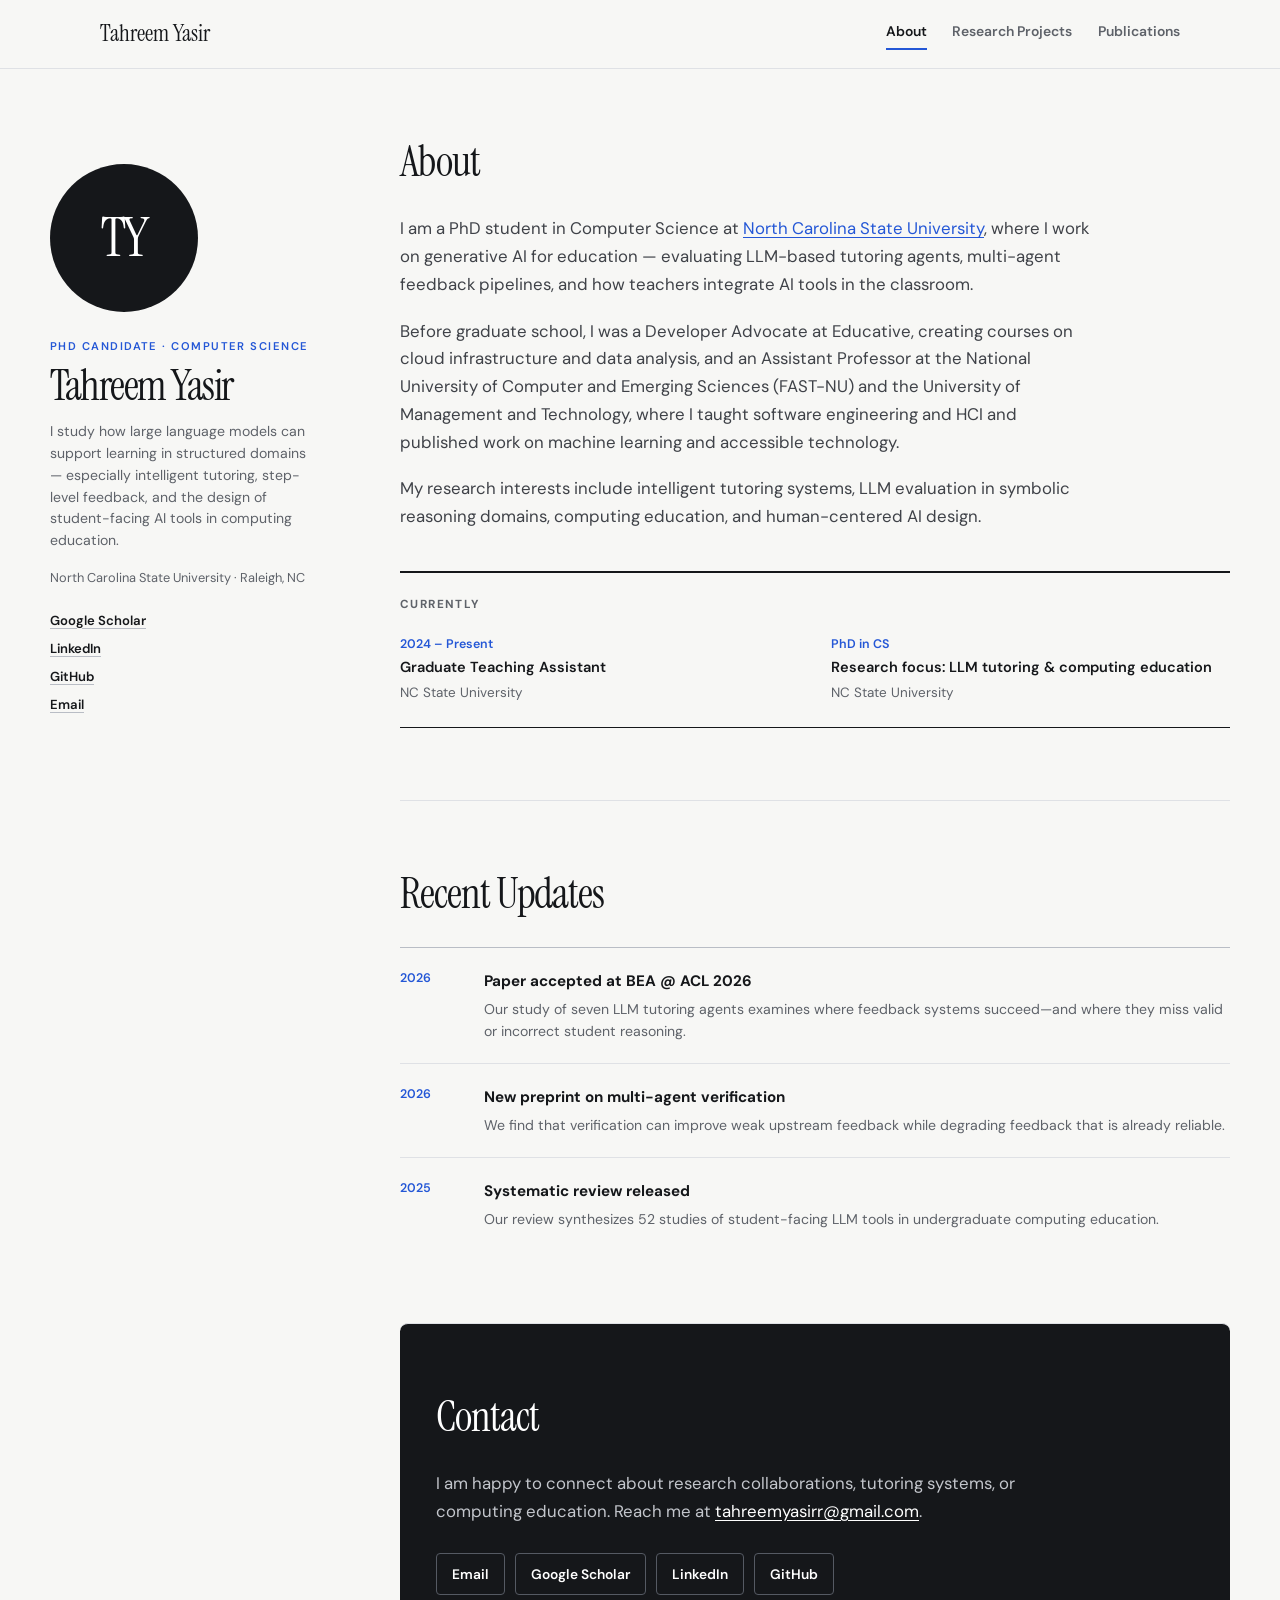
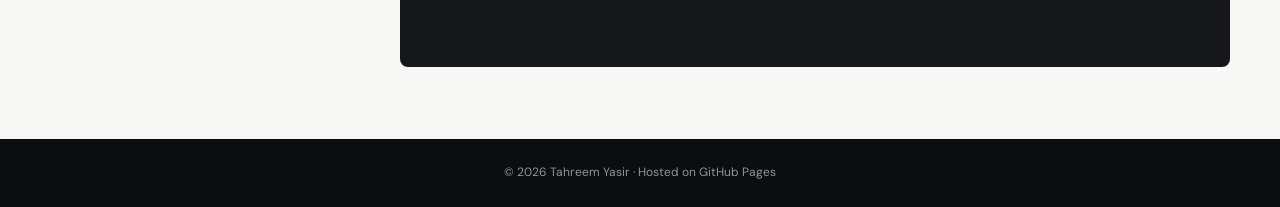
<file: index.html>
<!DOCTYPE html>
<html lang="en">
<head>
  <meta charset="UTF-8">
  <meta name="viewport" content="width=device-width, initial-scale=1.0">
  <meta name="description" content="Tahreem Yasir — PhD researcher in AI, LLM tutoring, and computing education at North Carolina State University.">
  <title>Tahreem Yasir</title>
  <link rel="preconnect" href="https://fonts.googleapis.com">
  <link rel="preconnect" href="https://fonts.gstatic.com" crossorigin>
  <link href="https://fonts.googleapis.com/css2?family=DM+Sans:ital,opsz,wght@0,9..40,400;0,9..40,500;0,9..40,600;1,9..40,400&family=Instrument+Serif:ital@0;1&display=swap" rel="stylesheet">
  <link rel="stylesheet" href="assets/css/style.css">
</head>
<body class="page-home">
  <header class="site-header">
    <nav class="nav">
      <a class="nav-logo" href="index.html">Tahreem Yasir</a>
      <ul class="nav-links">
        <li><a href="index.html" aria-current="page">About</a></li>
        <li><a href="research.html">Research Projects</a></li>
        <li><a href="publications.html">Publications</a></li>
      </ul>
    </nav>
  </header>

  <main>
    <section class="hero">
      <div class="hero-bg" aria-hidden="true"></div>
      <div class="hero-content">
        <div class="profile-monogram" aria-hidden="true">TY</div>
        <p class="hero-eyebrow">PhD Candidate · Computer Science</p>
        <h1>Tahreem Yasir</h1>
        <p class="hero-lead">
          I study how large language models can support learning in structured domains —
          especially intelligent tutoring, step-level feedback, and the design of
          student-facing AI tools in computing education.
        </p>
        <p class="hero-affiliation">North Carolina State University · Raleigh, NC</p>
        <div class="hero-links">
          <a href="https://scholar.google.com/citations?user=LEn3nlgAAAAJ" target="_blank" rel="noopener">Google Scholar</a>
          <a href="https://www.linkedin.com/in/tahreem-yasir-526a3111/" target="_blank" rel="noopener">LinkedIn</a>
          <a href="https://github.com/tahreemm" target="_blank" rel="noopener">GitHub</a>
          <a href="mailto:tahreemyasirr@gmail.com">Email</a>
        </div>
      </div>
    </section>

    <section id="about" class="section">
      <div class="container">
        <h2 class="section-title">About</h2>
        <div class="about-grid">
          <div class="about-text">
            <p>
              I am a PhD student in Computer Science at
              <a href="https://www.ncsu.edu/" target="_blank" rel="noopener">North Carolina State University</a>,
              where I work on generative AI for education — evaluating LLM-based tutoring agents,
              multi-agent feedback pipelines, and how teachers integrate AI tools in the classroom.
            </p>
            <p>
              Before graduate school, I was a Developer Advocate at Educative, creating courses on
              cloud infrastructure and data analysis, and an Assistant Professor at the National University
              of Computer and Emerging Sciences (FAST-NU) and the University of Management and Technology,
              where I taught software engineering and HCI and published work on machine learning and
              accessible technology.
            </p>
            <p>
              My research interests include intelligent tutoring systems, LLM evaluation in symbolic
              reasoning domains, computing education, and human-centered AI design.
            </p>
          </div>
          <aside class="about-aside">
            <h3>Currently</h3>
            <ul class="timeline">
              <li>
                <span class="timeline-date">2024 – Present</span>
                <span class="timeline-role">Graduate Teaching Assistant</span>
                <span class="timeline-org">NC State University</span>
              </li>
              <li>
                <span class="timeline-date">PhD in CS</span>
                <span class="timeline-role">Research focus: LLM tutoring &amp; computing education</span>
                <span class="timeline-org">NC State University</span>
              </li>
            </ul>
          </aside>
        </div>
      </div>
    </section>

    <section id="updates" class="section section-updates">
      <div class="container">
        <h2 class="section-title">Recent Updates</h2>
        <ol class="updates-list">
          <li>
            <time datetime="2026">2026</time>
            <div>
              <strong>Paper accepted at BEA @ ACL 2026</strong>
              <p>Our study of seven LLM tutoring agents examines where feedback systems succeed—and where they miss valid or incorrect student reasoning.</p>
            </div>
          </li>
          <li>
            <time datetime="2026">2026</time>
            <div>
              <strong>New preprint on multi-agent verification</strong>
              <p>We find that verification can improve weak upstream feedback while degrading feedback that is already reliable.</p>
            </div>
          </li>
          <li>
            <time datetime="2025">2025</time>
            <div>
              <strong>Systematic review released</strong>
              <p>Our review synthesizes 52 studies of student-facing LLM tools in undergraduate computing education.</p>
            </div>
          </li>
        </ol>
      </div>
    </section>

    <section id="research" class="section section-alt">
      <div class="container">
        <h2 class="section-title">Research Themes</h2>
        <div class="theme-grid">
          <article class="theme-card theme-card-teal">
            <h3>LLM Tutoring &amp; Feedback</h3>
            <p>
              Evaluating whether LLM agents can distinguish optimal, valid-alternative, and incorrect
              student reasoning — and when multi-agent verification helps or hurts tutoring quality.
            </p>
          </article>
          <article class="theme-card theme-card-amber">
            <h3>Computing Education</h3>
            <p>
              Systematic reviews and teacher-facing frameworks for integrating student-facing LLM tools
              in undergraduate and secondary computing classrooms.
            </p>
          </article>
          <article class="theme-card theme-card-violet">
            <h3>Knowledge-Grounded AI</h3>
            <p>
              Hybrid architectures that combine knowledge graphs and expert solution paths with LLMs
              for more reliable, pedagogically actionable feedback.
            </p>
          </article>
        </div>
      </div>
    </section>

    <section id="publications" class="section">
      <div class="container">
        <h2 class="section-title">Publications</h2>

        <div class="pub-group">
          <div class="pub-group-header pub-group-header-first">
            <h3>First-Author Papers</h3>
            <p class="pub-group-note">Listed in reverse chronological order.</p>
          </div>

          <article class="paper paper-featured paper-with-figure">
            <a class="paper-figure" href="https://arxiv.org/abs/2605.16207" target="_blank" rel="noopener">
              <img src="assets/images/papers/bea-pipeline.png" alt="Figure 1: LLM tutoring evaluation pipeline">
              <span class="paper-figure-caption">Figure 1 · Tutoring evaluation pipeline</span>
            </a>
            <div class="paper-body">
              <div class="paper-badges">
                <span class="badge badge-first">First Author</span>
                <span class="badge badge-accepted">Accepted</span>
                <span class="badge badge-type badge-conference">BEA @ ACL 2026</span>
              </div>
              <h4 class="paper-title">
                Confirming Correct, Missing the Rest: LLM Tutoring Agents Struggle Where Feedback Matters Most
              </h4>
              <p class="paper-authors">
                <strong>Tahreem Yasir</strong>, Wenbo Li, Sam Gilson, Sutapa Dey Tithi, Xiaoyi Tian, Tiffany Barnes
              </p>
              <p class="paper-venue">
                Accepted at the 21st Workshop on Innovative Use of NLP for Building Educational Applications (BEA 2026),
                co-located with ACL 2026 · arXiv:2605.16207
              </p>
              <p class="paper-abstract">
                We benchmark seven LLM feedback agents in propositional logic using knowledge-graph-derived
                ground truth across 10,836 solution–feedback pairs. Models excel on optimal steps but
                systematically over-reject valid alternatives and over-validate incorrect solutions —
                precisely where adaptive tutoring matters most.
              </p>
              <div class="paper-links">
                <a href="https://arxiv.org/abs/2605.16207" target="_blank" rel="noopener">arXiv</a>
                <a href="https://github.com/tahreemm/BEA_2026" target="_blank" rel="noopener">Code</a>
              </div>
            </div>
          </article>

          <article class="paper paper-featured paper-with-figure">
            <a class="paper-figure" href="https://arxiv.org/abs/2603.27076" target="_blank" rel="noopener">
              <img src="assets/images/papers/verification-hurts.png" alt="Figure 1: Multi-agent tutoring with KG-grounded hints">
              <span class="paper-figure-caption">Figure 1 · Multi-agent tutoring pipeline</span>
            </a>
            <div class="paper-body">
              <div class="paper-badges">
                <span class="badge badge-first">First Author</span>
                <span class="badge badge-type">Preprint</span>
              </div>
              <h4 class="paper-title">
                When Verification Hurts: Asymmetric Effects of Multi-Agent Feedback in Logic Proof Tutoring
              </h4>
              <p class="paper-authors">
                <strong>Tahreem Yasir</strong>, Sutapa Dey Tithi, Benyamin Tabarsi, Dmitri Droujkov, Sam Gilson,
                Yasitha Rajapaksha, Xiaoyi Tian, DongKuan Xu, Tiffany Barnes, Arun Ramesh
              </p>
              <p class="paper-venue">arXiv preprint arXiv:2603.27076, 2026</p>
              <p class="paper-abstract">
                We introduce a knowledge-graph–grounded benchmark of 516 proof states and evaluate
                role-specialized tutoring pipelines. Verification improves outcomes when upstream feedback
                is error-prone, but degrades performance when feedback is already reliable — revealing a
                shared complexity ceiling for step-level tutoring.
              </p>
              <div class="paper-links">
                <a href="https://arxiv.org/abs/2603.27076" target="_blank" rel="noopener">arXiv</a>
              </div>
            </div>
          </article>
        </div>

        <div class="pub-group pub-group-coauthored">
          <div class="pub-group-header pub-group-header-coauthor">
            <h3>Co-Authored Papers</h3>
            <p class="pub-group-note">Collaborative work; first author listed first.</p>
          </div>

          <article class="paper paper-with-figure">
            <a class="paper-figure" href="https://doi.org/10.5281/zenodo.18190635" target="_blank" rel="noopener">
              <img src="assets/images/papers/herald-slr.png" alt="Figure 1: PRISMA flow diagram for systematic literature review">
              <span class="paper-figure-caption">Figure 1 · PRISMA review flow</span>
            </a>
            <div class="paper-body">
              <div class="paper-badges">
                <span class="badge badge-coauthor">Co-Author</span>
                <span class="badge badge-type">Preprint</span>
              </div>
              <h4 class="paper-title">
                Herald of Advancement, Disruption, or Both: A Systematic Literature Review on Student-Facing LLM Tools in Undergraduate Computing Education
              </h4>
              <p class="paper-authors">
                Benyamin Tabarsi, <strong>Tahreem Yasir</strong>, Heidi Reichert, Xiaoyi Tian, Shiva Gadireddy,
                Clara DiMarco, Daniel Briceno, Tiffany Barnes
              </p>
              <p class="paper-venue">TechRxiv preprint, 2025 · Under review at <em>Computers and Education: Artificial Intelligence</em></p>
              <p class="paper-abstract">
                A PRISMA-guided review of 52 papers on purpose-built, student-facing LLM tools in
                undergraduate computing education — covering pedagogical roles, technical design,
                evaluation methods, and impacts on learners.
              </p>
              <div class="paper-links">
                <a href="https://doi.org/10.5281/zenodo.18190635" target="_blank" rel="noopener">Zenodo</a>
              </div>
            </div>
          </article>

          <article class="paper paper-with-figure">
            <div class="paper-figure paper-figure-static">
              <img src="assets/images/papers/aied-framework.svg" alt="Figure 1: Framework for LLM integration in secondary computing classrooms">
              <span class="paper-figure-caption">Figure 1 · Six-phase integration framework</span>
            </div>
            <div class="paper-body">
              <div class="paper-badges">
                <span class="badge badge-coauthor">Co-Author</span>
                <span class="badge badge-type badge-conference">Conference</span>
              </div>
              <h4 class="paper-title">
                A Framework for LLM Integration in Secondary Education: Insights from Computing Teachers
              </h4>
              <p class="paper-authors">
                Heidi Reichert, <strong>Tahreem Yasir</strong>, Malvika Satyavolu, Tiffany Barnes
              </p>
              <p class="paper-venue">International Conference on Artificial Intelligence in Education (AIED), 2026</p>
              <p class="paper-abstract">
                Through interviews and surveys with 11 secondary computing teachers, we develop an
                empirically grounded framework of 27 implementation steps across six phases — Prepare,
                Adapt Curriculum, Lead, Assess, Synthesize, and Share — for integrating LLM tools in classrooms.
              </p>
            </div>
          </article>
        </div>
      </div>
    </section>

    <section id="contact" class="section section-alt section-contact">
      <div class="container contact-block">
        <h2 class="section-title">Contact</h2>
        <p>
          I am happy to connect about research collaborations, tutoring systems, or computing education.
          Reach me at <a href="mailto:tahreemyasirr@gmail.com">tahreemyasirr@gmail.com</a>.
        </p>
        <div class="contact-links">
          <a href="mailto:tahreemyasirr@gmail.com">Email</a>
          <a href="https://scholar.google.com/citations?user=LEn3nlgAAAAJ" target="_blank" rel="noopener">Google Scholar</a>
          <a href="https://www.linkedin.com/in/tahreem-yasir-526a3111/" target="_blank" rel="noopener">LinkedIn</a>
          <a href="https://github.com/tahreemm" target="_blank" rel="noopener">GitHub</a>
        </div>
      </div>
    </section>
  </main>

  <footer class="site-footer">
    <div class="container">
      <p>&copy; <span id="year"></span> Tahreem Yasir · Hosted on GitHub Pages</p>
    </div>
  </footer>

  <script src="assets/js/main.js"></script>
</body>
</html>
</file>
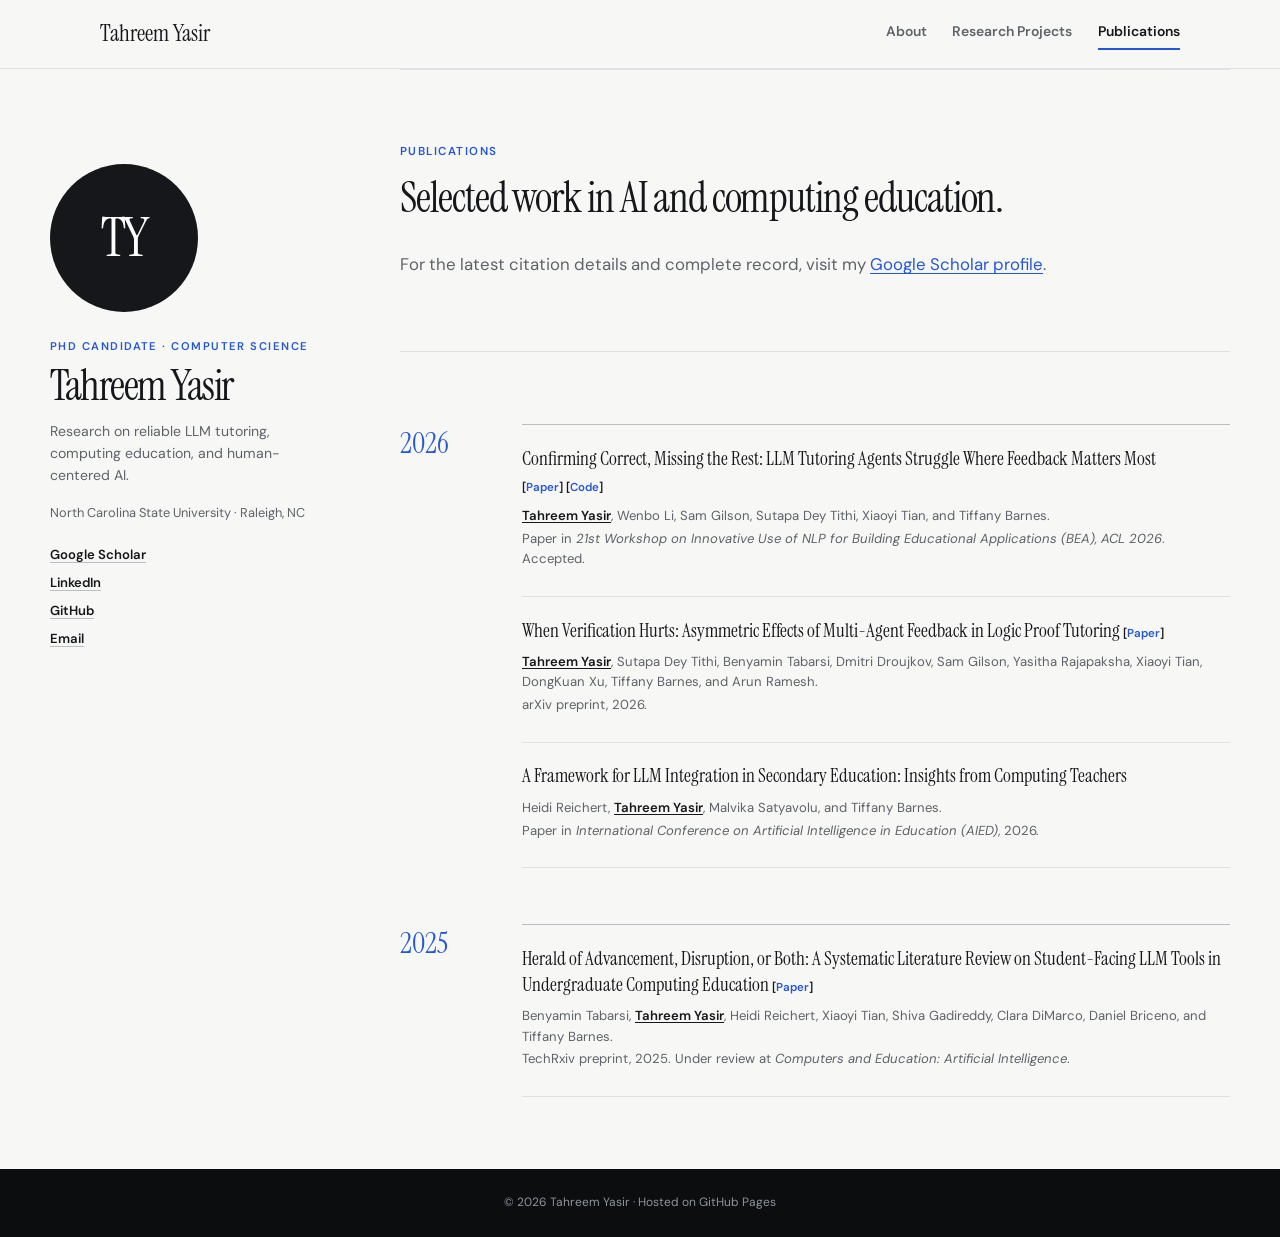
<file: publications.html>
<!DOCTYPE html>
<html lang="en">
<head>
  <meta charset="UTF-8">
  <meta name="viewport" content="width=device-width, initial-scale=1.0">
  <meta name="description" content="Publications by Tahreem Yasir in AI, intelligent tutoring, and computing education.">
  <title>Publications · Tahreem Yasir</title>
  <link rel="preconnect" href="https://fonts.googleapis.com">
  <link rel="preconnect" href="https://fonts.gstatic.com" crossorigin>
  <link href="https://fonts.googleapis.com/css2?family=DM+Sans:ital,opsz,wght@0,9..40,400;0,9..40,500;0,9..40,600;1,9..40,400&family=Instrument+Serif:ital@0;1&display=swap" rel="stylesheet">
  <link rel="stylesheet" href="assets/css/style.css">
</head>
<body class="page-publications">
  <header class="site-header">
    <nav class="nav">
      <a class="nav-logo" href="index.html">Tahreem Yasir</a>
      <ul class="nav-links">
        <li><a href="index.html">About</a></li>
        <li><a href="research.html">Research Projects</a></li>
        <li><a href="publications.html" aria-current="page">Publications</a></li>
      </ul>
    </nav>
  </header>
  <main>
    <aside class="hero">
      <div class="hero-content">
        <div class="profile-monogram" aria-hidden="true">TY</div>
        <p class="hero-eyebrow">PhD Candidate · Computer Science</p>
        <h1>Tahreem Yasir</h1>
        <p class="hero-lead">Research on reliable LLM tutoring, computing education, and human-centered AI.</p>
        <p class="hero-affiliation">North Carolina State University · Raleigh, NC</p>
        <div class="hero-links">
          <a href="https://scholar.google.com/citations?user=LEn3nlgAAAAJ" target="_blank" rel="noopener">Google Scholar</a>
          <a href="https://www.linkedin.com/in/tahreem-yasir-526a3111/" target="_blank" rel="noopener">LinkedIn</a>
          <a href="https://github.com/tahreemm" target="_blank" rel="noopener">GitHub</a>
          <a href="mailto:tahreemyasirr@gmail.com">Email</a>
        </div>
      </div>
    </aside>
    <section class="section page-intro">
      <div class="container">
        <p class="page-kicker">Publications</p>
        <h2 class="section-title">Selected work in AI and computing education.</h2>
        <p class="page-summary">For the latest citation details and complete record, visit my <a href="https://scholar.google.com/citations?user=LEn3nlgAAAAJ" target="_blank" rel="noopener">Google Scholar profile</a>.</p>
      </div>
    </section>
    <section class="section publication-archive">
      <div class="container">
        <div class="publication-year">
          <h3>2026</h3>
          <div class="citation-list">
            <article class="citation">
              <h4>Confirming Correct, Missing the Rest: LLM Tutoring Agents Struggle Where Feedback Matters Most <span class="citation-links">[<a href="https://arxiv.org/abs/2605.16207" target="_blank" rel="noopener">Paper</a>] [<a href="https://github.com/tahreemm/BEA_2026" target="_blank" rel="noopener">Code</a>]</span></h4>
              <p><strong>Tahreem Yasir</strong>, Wenbo Li, Sam Gilson, Sutapa Dey Tithi, Xiaoyi Tian, and Tiffany Barnes.</p>
              <p>Paper in <em>21st Workshop on Innovative Use of NLP for Building Educational Applications (BEA), ACL 2026</em>. Accepted.</p>
            </article>
            <article class="citation">
              <h4>When Verification Hurts: Asymmetric Effects of Multi-Agent Feedback in Logic Proof Tutoring <span class="citation-links">[<a href="https://arxiv.org/abs/2603.27076" target="_blank" rel="noopener">Paper</a>]</span></h4>
              <p><strong>Tahreem Yasir</strong>, Sutapa Dey Tithi, Benyamin Tabarsi, Dmitri Droujkov, Sam Gilson, Yasitha Rajapaksha, Xiaoyi Tian, DongKuan Xu, Tiffany Barnes, and Arun Ramesh.</p>
              <p>arXiv preprint, 2026.</p>
            </article>
            <article class="citation">
              <h4>A Framework for LLM Integration in Secondary Education: Insights from Computing Teachers</h4>
              <p>Heidi Reichert, <strong>Tahreem Yasir</strong>, Malvika Satyavolu, and Tiffany Barnes.</p>
              <p>Paper in <em>International Conference on Artificial Intelligence in Education (AIED)</em>, 2026.</p>
            </article>
          </div>
        </div>
        <div class="publication-year">
          <h3>2025</h3>
          <div class="citation-list">
            <article class="citation">
              <h4>Herald of Advancement, Disruption, or Both: A Systematic Literature Review on Student-Facing LLM Tools in Undergraduate Computing Education <span class="citation-links">[<a href="https://doi.org/10.5281/zenodo.18190635" target="_blank" rel="noopener">Paper</a>]</span></h4>
              <p>Benyamin Tabarsi, <strong>Tahreem Yasir</strong>, Heidi Reichert, Xiaoyi Tian, Shiva Gadireddy, Clara DiMarco, Daniel Briceno, and Tiffany Barnes.</p>
              <p>TechRxiv preprint, 2025. Under review at <em>Computers and Education: Artificial Intelligence</em>.</p>
            </article>
          </div>
        </div>
      </div>
    </section>
    <section class="section publications-page legacy-publications">
      <div class="container">
        <div class="pub-group">
          <div class="pub-group-header"><h3>First-Author Papers</h3><p class="pub-group-note">Reverse chronological order</p></div>
          <article class="paper">
            <a class="paper-figure" href="https://arxiv.org/abs/2605.16207" target="_blank" rel="noopener"><img src="assets/images/papers/bea-pipeline.png" alt="LLM tutoring evaluation pipeline" loading="lazy"><span class="paper-figure-caption">Tutoring evaluation pipeline</span></a>
            <div class="paper-body"><div class="paper-badges"><span class="badge badge-first">First Author</span><span class="badge badge-accepted">Accepted</span><span class="badge badge-conference">BEA @ ACL 2026</span></div><h4 class="paper-title">Confirming Correct, Missing the Rest: LLM Tutoring Agents Struggle Where Feedback Matters Most</h4><p class="paper-authors"><strong>Tahreem Yasir</strong>, Wenbo Li, Sam Gilson, Sutapa Dey Tithi, Xiaoyi Tian, Tiffany Barnes</p><p class="paper-venue">21st Workshop on Innovative Use of NLP for Building Educational Applications, 2026</p><p class="paper-abstract">We benchmark seven LLM feedback agents across 10,836 solution–feedback pairs and identify systematic failures on valid alternatives and incorrect solutions.</p><div class="paper-links"><a href="https://arxiv.org/abs/2605.16207" target="_blank" rel="noopener">arXiv</a><a href="https://github.com/tahreemm/BEA_2026" target="_blank" rel="noopener">Code</a></div></div>
          </article>
          <article class="paper">
            <a class="paper-figure" href="https://arxiv.org/abs/2603.27076" target="_blank" rel="noopener"><img src="assets/images/papers/verification-hurts.png" alt="Multi-agent tutoring pipeline" loading="lazy"><span class="paper-figure-caption">Multi-agent tutoring pipeline</span></a>
            <div class="paper-body"><div class="paper-badges"><span class="badge badge-first">First Author</span><span class="badge">Preprint</span></div><h4 class="paper-title">When Verification Hurts: Asymmetric Effects of Multi-Agent Feedback in Logic Proof Tutoring</h4><p class="paper-authors"><strong>Tahreem Yasir</strong>, Sutapa Dey Tithi, Benyamin Tabarsi, Dmitri Droujkov, Sam Gilson, et al.</p><p class="paper-venue">arXiv preprint, 2026</p><p class="paper-abstract">Verification improves outcomes when upstream feedback is error-prone but can degrade performance when feedback is already reliable.</p><div class="paper-links"><a href="https://arxiv.org/abs/2603.27076" target="_blank" rel="noopener">arXiv</a></div></div>
          </article>
        </div>
        <div class="pub-group">
          <div class="pub-group-header"><h3>Co-Authored Papers</h3><p class="pub-group-note">Collaborative work</p></div>
          <article class="paper">
            <a class="paper-figure" href="https://doi.org/10.5281/zenodo.18190635" target="_blank" rel="noopener"><img src="assets/images/papers/herald-slr.png" alt="PRISMA review flow" loading="lazy"><span class="paper-figure-caption">PRISMA review flow</span></a>
            <div class="paper-body"><div class="paper-badges"><span class="badge">Co-Author</span><span class="badge">Preprint</span></div><h4 class="paper-title">Herald of Advancement, Disruption, or Both: A Systematic Literature Review on Student-Facing LLM Tools in Undergraduate Computing Education</h4><p class="paper-authors">Benyamin Tabarsi, <strong>Tahreem Yasir</strong>, Heidi Reichert, Xiaoyi Tian, et al.</p><p class="paper-venue">TechRxiv preprint, 2025</p><p class="paper-abstract">A PRISMA-guided review of 52 papers covering pedagogical roles, technical design, evaluation methods, and learner impacts.</p><div class="paper-links"><a href="https://doi.org/10.5281/zenodo.18190635" target="_blank" rel="noopener">Zenodo</a></div></div>
          </article>
          <article class="paper">
            <div class="paper-figure paper-figure-static"><img src="assets/images/papers/aied-framework.svg" alt="Six-phase framework for LLM integration" loading="lazy"><span class="paper-figure-caption">Six-phase integration framework</span></div>
            <div class="paper-body"><div class="paper-badges"><span class="badge">Co-Author</span><span class="badge badge-conference">Conference</span></div><h4 class="paper-title">A Framework for LLM Integration in Secondary Education: Insights from Computing Teachers</h4><p class="paper-authors">Heidi Reichert, <strong>Tahreem Yasir</strong>, Malvika Satyavolu, Tiffany Barnes</p><p class="paper-venue">International Conference on Artificial Intelligence in Education, 2026</p><p class="paper-abstract">An empirically grounded framework of 27 implementation steps across six phases for integrating LLM tools in classrooms.</p></div>
          </article>
        </div>
      </div>
    </section>
  </main>
  <footer class="site-footer"><div class="container"><p>&copy; <span id="year"></span> Tahreem Yasir · Hosted on GitHub Pages</p></div></footer>
  <script src="assets/js/main.js"></script>
</body>
</html>
</file>
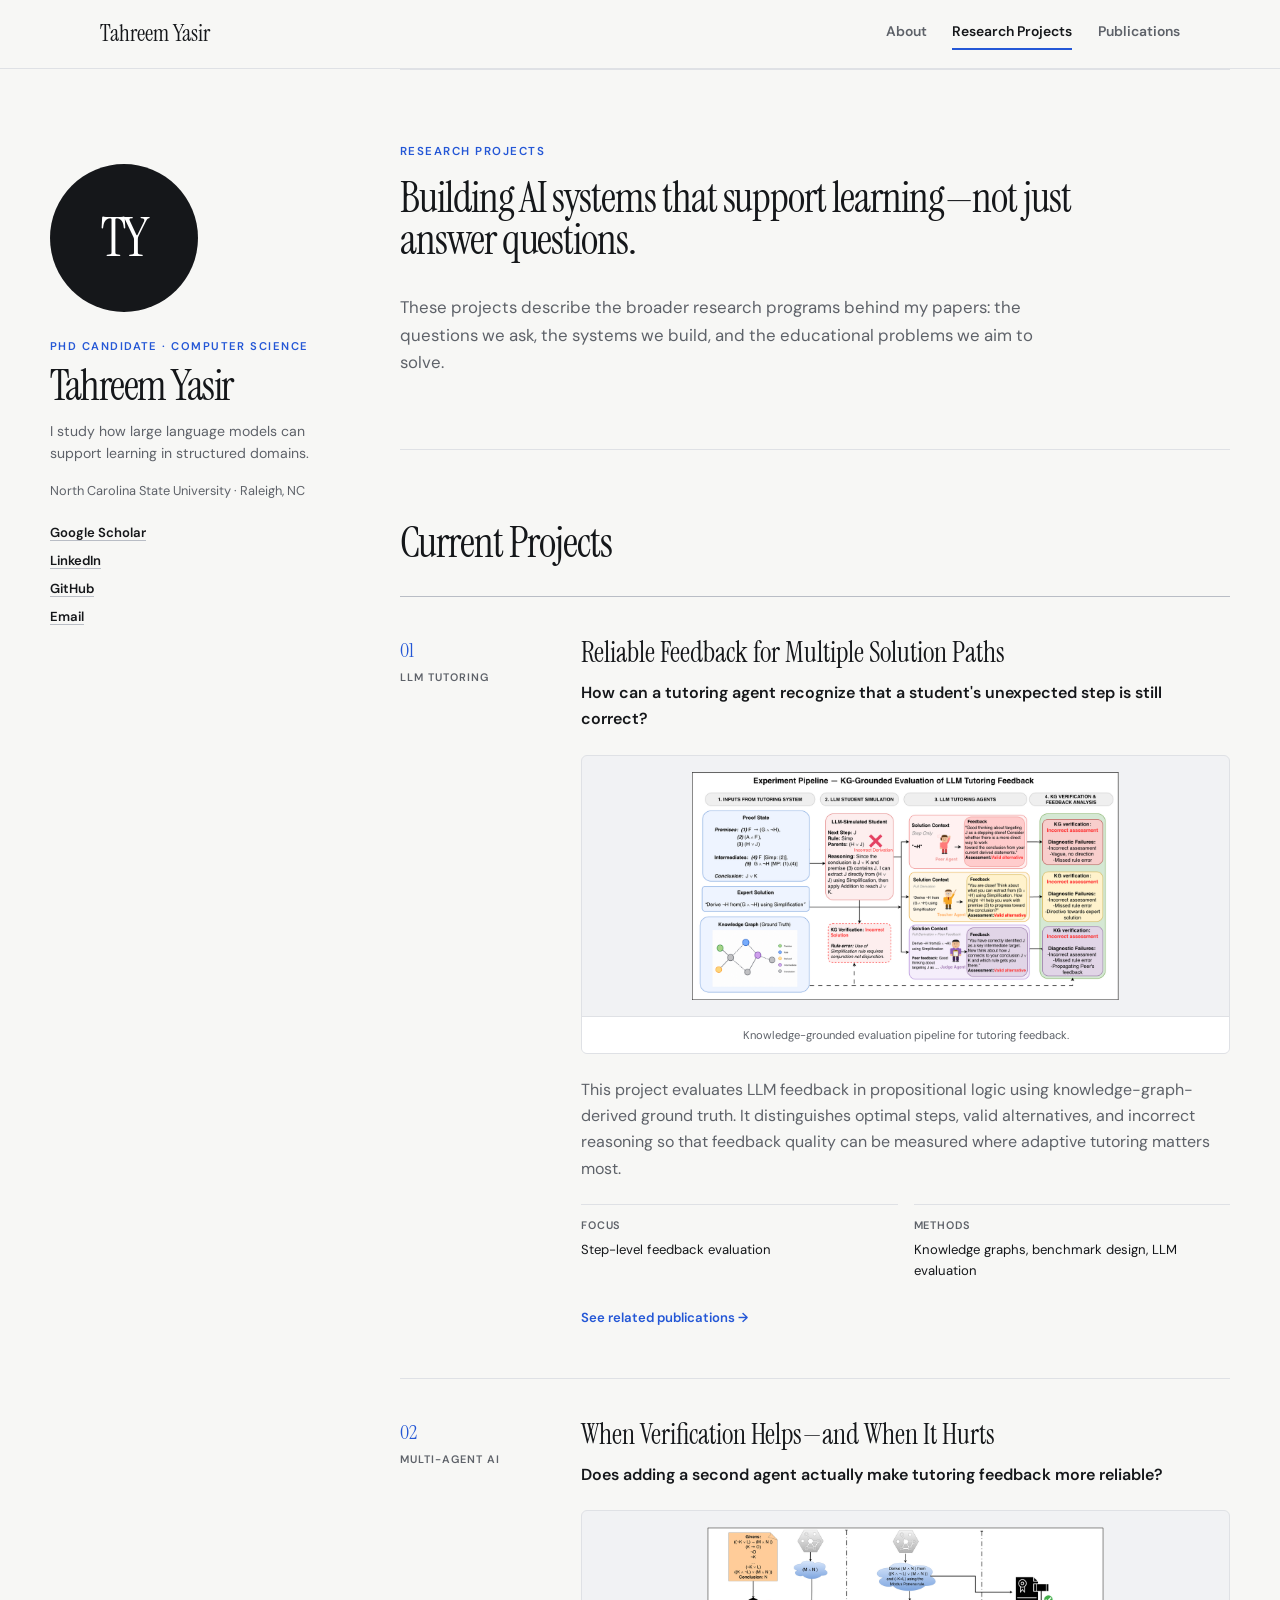
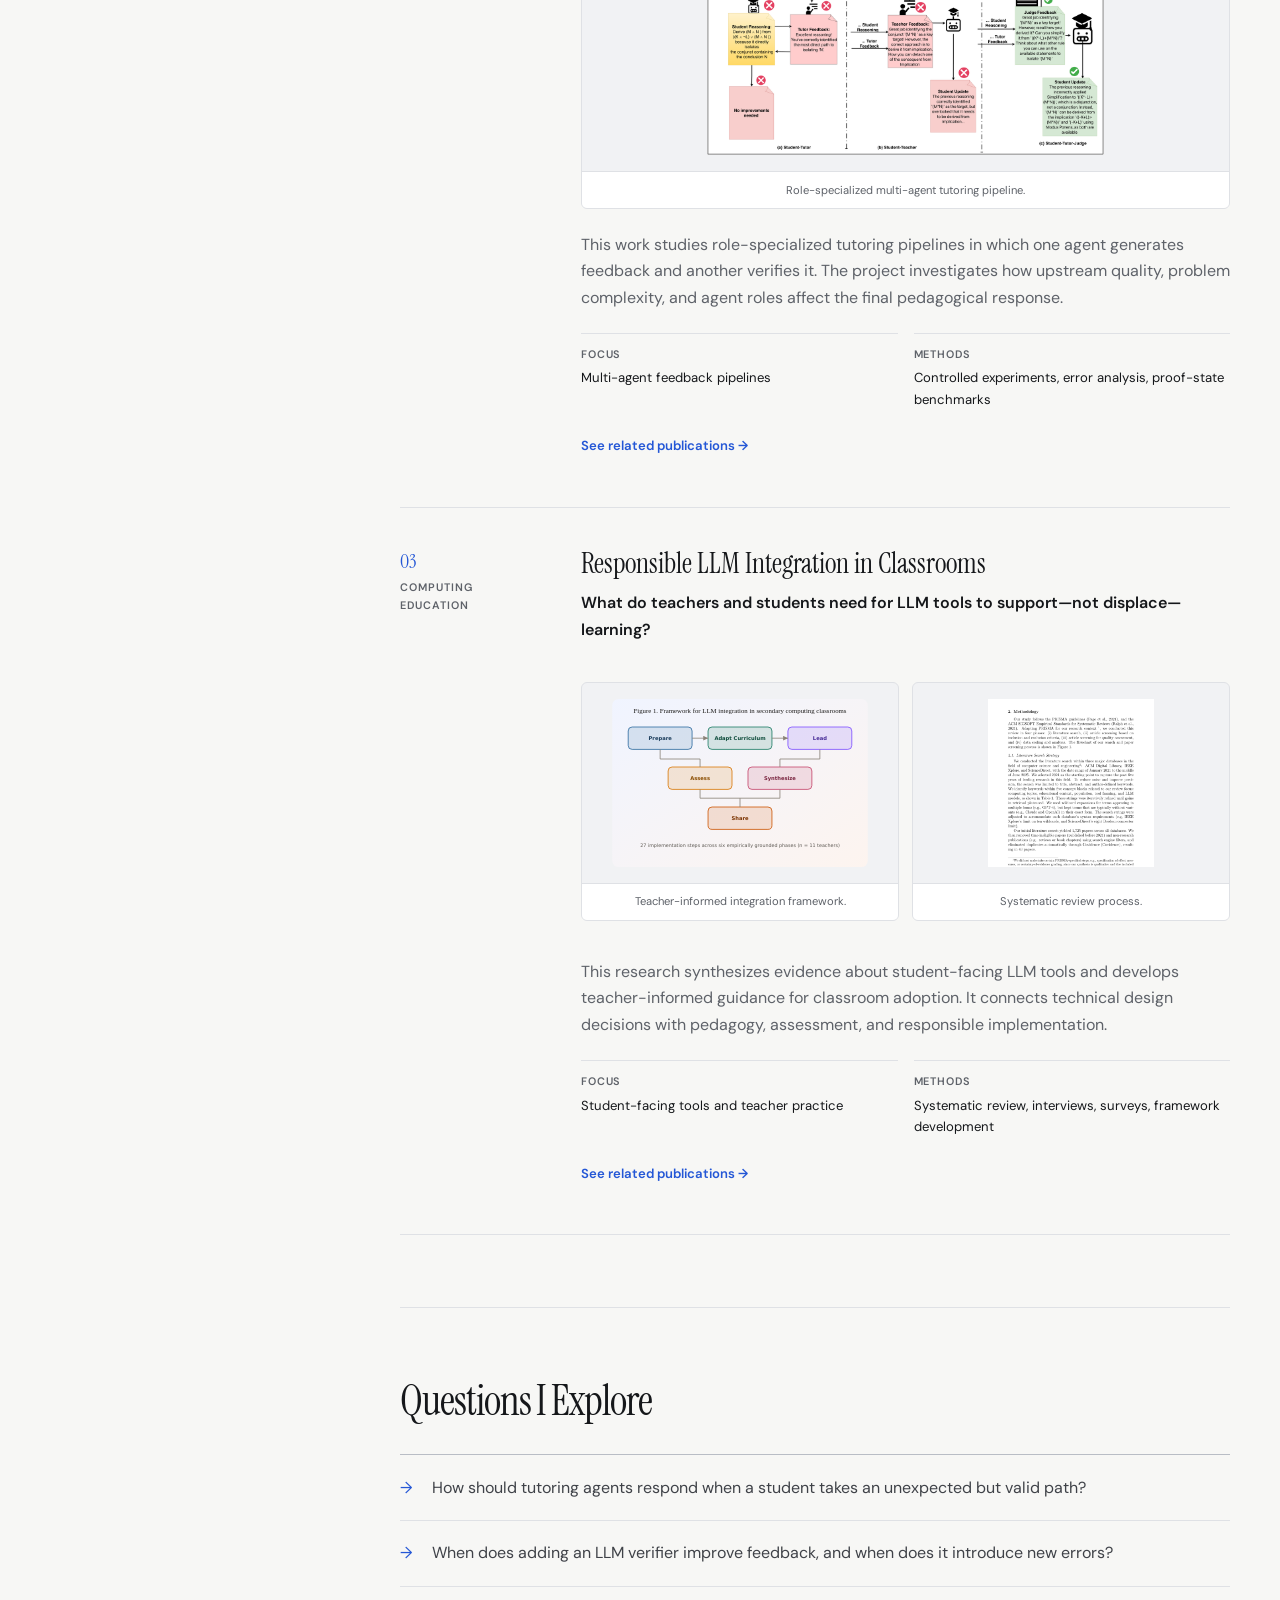
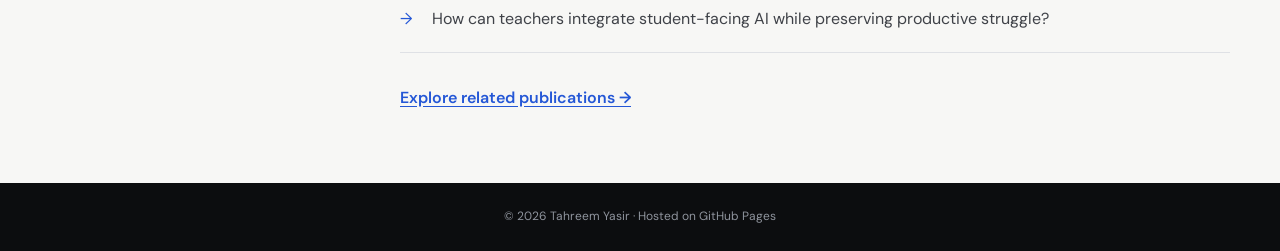
<file: research.html>
<!DOCTYPE html>
<html lang="en">
<head>
  <meta charset="UTF-8">
  <meta name="viewport" content="width=device-width, initial-scale=1.0">
  <meta name="description" content="Research projects by Tahreem Yasir on LLM tutoring, computing education, and knowledge-grounded AI.">
  <title>Research Projects · Tahreem Yasir</title>
  <link rel="preconnect" href="https://fonts.googleapis.com">
  <link rel="preconnect" href="https://fonts.gstatic.com" crossorigin>
  <link href="https://fonts.googleapis.com/css2?family=DM+Sans:ital,opsz,wght@0,9..40,400;0,9..40,500;0,9..40,600;1,9..40,400&family=Instrument+Serif:ital@0;1&display=swap" rel="stylesheet">
  <link rel="stylesheet" href="assets/css/style.css">
</head>
<body class="page-research">
  <header class="site-header">
    <nav class="nav">
      <a class="nav-logo" href="index.html">Tahreem Yasir</a>
      <ul class="nav-links">
        <li><a href="index.html">About</a></li>
        <li><a href="research.html" aria-current="page">Research Projects</a></li>
        <li><a href="publications.html">Publications</a></li>
      </ul>
    </nav>
  </header>
  <main>
    <aside class="hero">
      <div class="hero-content">
        <div class="profile-monogram" aria-hidden="true">TY</div>
        <p class="hero-eyebrow">PhD Candidate · Computer Science</p>
        <h1>Tahreem Yasir</h1>
        <p class="hero-lead">I study how large language models can support learning in structured domains.</p>
        <p class="hero-affiliation">North Carolina State University · Raleigh, NC</p>
        <div class="hero-links">
          <a href="https://scholar.google.com/citations?user=LEn3nlgAAAAJ" target="_blank" rel="noopener">Google Scholar</a>
          <a href="https://www.linkedin.com/in/tahreem-yasir-526a3111/" target="_blank" rel="noopener">LinkedIn</a>
          <a href="https://github.com/tahreemm" target="_blank" rel="noopener">GitHub</a>
          <a href="mailto:tahreemyasirr@gmail.com">Email</a>
        </div>
      </div>
    </aside>
    <section class="section page-intro">
      <div class="container">
        <p class="page-kicker">Research Projects</p>
        <h2 class="section-title">Building AI systems that support learning—not just answer questions.</h2>
        <p class="page-summary">These projects describe the broader research programs behind my papers: the questions we ask, the systems we build, and the educational problems we aim to solve.</p>
      </div>
    </section>
    <section class="section projects-section">
      <div class="container">
        <h2 class="section-title">Current Projects</h2>
        <div class="project-list">
          <article class="project">
            <div class="project-meta"><span>01</span><span>LLM Tutoring</span></div>
            <div class="project-content">
              <h3>Reliable Feedback for Multiple Solution Paths</h3>
              <p class="project-lead">How can a tutoring agent recognize that a student's unexpected step is still correct?</p>
              <figure class="project-visual"><img src="assets/images/papers/bea-pipeline.png" alt="LLM tutoring evaluation pipeline" loading="lazy"><figcaption>Knowledge-grounded evaluation pipeline for tutoring feedback.</figcaption></figure>
              <p>This project evaluates LLM feedback in propositional logic using knowledge-graph-derived ground truth. It distinguishes optimal steps, valid alternatives, and incorrect reasoning so that feedback quality can be measured where adaptive tutoring matters most.</p>
              <dl class="project-details"><div><dt>Focus</dt><dd>Step-level feedback evaluation</dd></div><div><dt>Methods</dt><dd>Knowledge graphs, benchmark design, LLM evaluation</dd></div></dl>
              <a class="project-output" href="publications.html">See related publications →</a>
            </div>
          </article>
          <article class="project">
            <div class="project-meta"><span>02</span><span>Multi-Agent AI</span></div>
            <div class="project-content">
              <h3>When Verification Helps—and When It Hurts</h3>
              <p class="project-lead">Does adding a second agent actually make tutoring feedback more reliable?</p>
              <figure class="project-visual"><img src="assets/images/papers/verification-hurts.png" alt="Multi-agent tutoring and verification pipeline" loading="lazy"><figcaption>Role-specialized multi-agent tutoring pipeline.</figcaption></figure>
              <p>This work studies role-specialized tutoring pipelines in which one agent generates feedback and another verifies it. The project investigates how upstream quality, problem complexity, and agent roles affect the final pedagogical response.</p>
              <dl class="project-details"><div><dt>Focus</dt><dd>Multi-agent feedback pipelines</dd></div><div><dt>Methods</dt><dd>Controlled experiments, error analysis, proof-state benchmarks</dd></div></dl>
              <a class="project-output" href="publications.html">See related publications →</a>
            </div>
          </article>
          <article class="project">
            <div class="project-meta"><span>03</span><span>Computing Education</span></div>
            <div class="project-content">
              <h3>Responsible LLM Integration in Classrooms</h3>
              <p class="project-lead">What do teachers and students need for LLM tools to support—not displace—learning?</p>
              <div class="project-gallery">
                <figure class="project-visual"><img src="assets/images/papers/aied-framework.svg" alt="Six-phase framework for LLM integration in classrooms" loading="lazy"><figcaption>Teacher-informed integration framework.</figcaption></figure>
                <figure class="project-visual"><img src="assets/images/papers/herald-slr.png" alt="PRISMA flow for systematic review" loading="lazy"><figcaption>Systematic review process.</figcaption></figure>
              </div>
              <p>This research synthesizes evidence about student-facing LLM tools and develops teacher-informed guidance for classroom adoption. It connects technical design decisions with pedagogy, assessment, and responsible implementation.</p>
              <dl class="project-details"><div><dt>Focus</dt><dd>Student-facing tools and teacher practice</dd></div><div><dt>Methods</dt><dd>Systematic review, interviews, surveys, framework development</dd></div></dl>
              <a class="project-output" href="publications.html">See related publications →</a>
            </div>
          </article>
        </div>
      </div>
    </section>
    <section class="section research-questions">
      <div class="container">
        <h2 class="section-title">Questions I Explore</h2>
        <ul class="question-list">
          <li>How should tutoring agents respond when a student takes an unexpected but valid path?</li>
          <li>When does adding an LLM verifier improve feedback, and when does it introduce new errors?</li>
          <li>How can teachers integrate student-facing AI while preserving productive struggle?</li>
        </ul>
        <p class="next-page-link"><a href="publications.html">Explore related publications →</a></p>
      </div>
    </section>
  </main>
  <footer class="site-footer"><div class="container"><p>&copy; <span id="year"></span> Tahreem Yasir · Hosted on GitHub Pages</p></div></footer>
  <script src="assets/js/main.js"></script>
</body>
</html>
</file>
<file: assets/css/style.css>
:root {
  --bg: #f7f7f5;
  --surface: #fff;
  --text: #15171a;
  --muted: #5e6269;
  --accent: #2457d6;
  --accent-dark: #183e9f;
  --accent-soft: #eef2ff;
  --border: #dfe1e5;
  --border-strong: #b9bdc5;
  --shadow: 0 14px 34px rgba(21, 23, 26, .07);
  --serif: "Instrument Serif", Georgia, serif;
  --sans: "DM Sans", system-ui, sans-serif;
  --max: 1080px;
}

*, *::before, *::after { box-sizing: border-box; }
html { scroll-behavior: smooth; }
body {
  margin: 0;
  color: var(--text);
  background: var(--bg);
  font: 1rem/1.65 var(--sans);
  -webkit-font-smoothing: antialiased;
}
a { color: var(--accent); text-underline-offset: 3px; }
a:hover { color: var(--accent-dark); }
a:focus-visible { outline: 3px solid rgba(36, 87, 214, .35); outline-offset: 4px; }
.container, .nav { width: min(100% - 3rem, var(--max)); margin-inline: auto; }

.site-header {
  position: sticky;
  top: 0;
  z-index: 100;
  background: rgba(247, 247, 245, .94);
  border-bottom: 1px solid var(--border);
  backdrop-filter: blur(14px);
}
.nav {
  min-height: 68px;
  display: flex;
  align-items: center;
  justify-content: space-between;
  gap: 2rem;
}
.nav-logo {
  color: var(--text);
  font: 1.45rem/1 var(--serif);
  text-decoration: none;
  white-space: nowrap;
}
.nav-links { display: flex; gap: 1.6rem; margin: 0; padding: 0; list-style: none; }
.nav-links a { color: var(--muted); font-size: .87rem; font-weight: 600; text-decoration: none; }
.nav-links a:hover { color: var(--text); }
.nav-links a[aria-current="page"] { color: var(--text); }
.nav-links a[aria-current="page"]::after {
  content: "";
  display: block;
  height: 2px;
  margin-top: .25rem;
  background: var(--accent);
}

.hero {
  position: relative;
  max-width: var(--max);
  margin-inline: auto;
  padding: 7rem 0 6.5rem;
  overflow: hidden;
}
.hero::after {
  content: "";
  position: absolute;
  right: 0;
  bottom: 4.75rem;
  width: 32%;
  height: 1px;
  background: var(--border-strong);
}
.hero-bg { display: none; }
.hero-content { max-width: 760px; }
.hero-eyebrow {
  margin: 0 0 1.4rem;
  color: var(--accent);
  font-size: .78rem;
  font-weight: 600;
  letter-spacing: .13em;
  text-transform: uppercase;
}
.hero h1 {
  margin: 0 0 1.35rem;
  font: 400 clamp(4rem, 9vw, 7.25rem)/.9 var(--serif);
  letter-spacing: -.045em;
}
.hero-lead {
  max-width: 680px;
  margin: 0 0 1.15rem;
  color: #35383e;
  font-size: clamp(1.12rem, 2vw, 1.35rem);
  line-height: 1.55;
}
.hero-affiliation { margin: 0 0 2rem; color: var(--muted); font-size: .9rem; }
.hero-links, .contact-links, .paper-links { display: flex; flex-wrap: wrap; gap: .6rem; }
.hero-links a, .contact-links a {
  padding: .55rem .95rem;
  color: var(--text);
  border: 1px solid var(--border-strong);
  border-radius: 4px;
  font-size: .86rem;
  font-weight: 600;
  text-decoration: none;
}
.hero-links a:first-child { color: #fff; background: var(--accent); border-color: var(--accent); }
.hero-links a:hover, .contact-links a:hover {
  color: var(--accent-dark);
  background: var(--accent-soft);
  border-color: var(--accent);
}
.hero-links a:first-child:hover { color: #fff; background: var(--accent-dark); }

.section { padding: 5.5rem 0; border-top: 1px solid var(--border); scroll-margin-top: 68px; }
.section-alt { background: var(--surface); }
.section-title {
  margin: 0 0 2.6rem;
  font: 400 clamp(2.25rem, 5vw, 3.4rem)/1 var(--serif);
  letter-spacing: -.025em;
}
.about-grid {
  display: grid;
  grid-template-columns: minmax(0, 1fr) 290px;
  gap: 5rem;
  align-items: start;
}
.about-text { max-width: 690px; }
.about-text p { margin: 0 0 1.2rem; color: #3f4248; font-size: 1.05rem; }
.about-text p:last-child { margin-bottom: 0; }
.about-aside { padding: 1.4rem 0; border-block: 2px solid var(--text); border-bottom-width: 1px; }
.about-aside h3 {
  margin: 0 0 1.2rem;
  color: var(--muted);
  font-size: .73rem;
  letter-spacing: .12em;
  text-transform: uppercase;
}
.timeline { margin: 0; padding: 0; list-style: none; }
.timeline li {
  display: flex;
  flex-direction: column;
  gap: .12rem;
  margin-bottom: 1rem;
  padding-bottom: 1rem;
  border-bottom: 1px solid var(--border);
}
.timeline li:last-child { margin: 0; padding: 0; border: 0; }
.timeline-date { color: var(--accent); font-size: .78rem; font-weight: 600; }
.timeline-role { font-size: .91rem; font-weight: 600; }
.timeline-org { color: var(--muted); font-size: .84rem; }

.theme-grid { display: grid; grid-template-columns: repeat(3, 1fr); border-top: 1px solid var(--border-strong); }
.theme-card {
  min-height: 230px;
  padding: 1.65rem 2rem 1.8rem 0;
  border-right: 1px solid var(--border);
}
.theme-card + .theme-card { padding-left: 2rem; }
.theme-card:last-child { padding-right: 0; border-right: 0; }
.theme-card::before {
  display: block;
  margin-bottom: 2.5rem;
  color: var(--accent);
  font: 1.1rem var(--serif);
}
.theme-card:nth-child(1)::before { content: "01"; }
.theme-card:nth-child(2)::before { content: "02"; }
.theme-card:nth-child(3)::before { content: "03"; }
.theme-card h3 { margin: 0 0 .65rem; font-size: 1rem; }
.theme-card p { margin: 0; color: var(--muted); font-size: .91rem; line-height: 1.6; }

.pub-group { margin-bottom: 4rem; }
.pub-group:last-child { margin-bottom: 0; }
.pub-group-header {
  display: flex;
  align-items: baseline;
  justify-content: space-between;
  gap: 1rem;
  margin-bottom: 1.25rem;
  padding-bottom: .8rem;
  border-bottom: 1px solid var(--border-strong);
}
.pub-group-header h3 { margin: 0; font: 400 1.65rem var(--serif); }
.pub-group-note { margin: 0; color: var(--muted); font-size: .78rem; }
.paper {
  display: grid;
  grid-template-columns: 260px minmax(0, 1fr);
  margin-bottom: 1rem;
  background: var(--surface);
  border: 1px solid var(--border);
  border-radius: 8px;
  overflow: hidden;
  transition: border-color 180ms, box-shadow 180ms;
}
.paper:hover { border-color: var(--border-strong); box-shadow: var(--shadow); }
.paper:last-child { margin-bottom: 0; }
.paper-figure {
  display: flex;
  flex-direction: column;
  justify-content: center;
  color: inherit;
  background: #f1f2f4;
  border-right: 1px solid var(--border);
  text-decoration: none;
}
.paper-figure img { display: block; width: 100%; height: 175px; padding: .8rem; object-fit: contain; }
.paper-figure-caption {
  padding: .55rem .8rem;
  color: var(--muted);
  background: rgba(255,255,255,.72);
  border-top: 1px solid var(--border);
  font-size: .67rem;
  font-weight: 600;
  line-height: 1.35;
  text-align: center;
}
.paper-body { min-width: 0; padding: 1.45rem 1.6rem; }
.paper-badges { display: flex; flex-wrap: wrap; gap: .4rem; margin-bottom: .7rem; }
.badge {
  padding: .18rem .48rem;
  color: var(--muted);
  background: #f1f2f4;
  border-radius: 3px;
  font-size: .65rem;
  font-weight: 600;
  letter-spacing: .06em;
  text-transform: uppercase;
}
.badge-first, .badge-accepted, .badge-conference { color: var(--accent-dark); background: var(--accent-soft); }
.paper-title { margin: 0 0 .55rem; font: 400 1.42rem/1.22 var(--serif); }
.paper-authors, .paper-venue, .paper-abstract { color: var(--muted); }
.paper-authors { margin: 0 0 .3rem; font-size: .82rem; line-height: 1.5; }
.paper-authors strong { color: var(--text); }
.paper-venue { margin: 0 0 .7rem; font-size: .78rem; font-weight: 600; }
.paper-abstract { margin: 0 0 .85rem; font-size: .88rem; line-height: 1.55; }
.paper-links a { font-size: .8rem; font-weight: 600; text-decoration: none; }
.paper-links a::after { content: " ↗"; }

.section-contact { background: var(--text); border-top: 0; }
.section-contact .section-title, .contact-block p a { color: #fff; }
.contact-block p { max-width: 610px; margin: 0 0 1.7rem; color: #c3c6cc; font-size: 1.05rem; }
.contact-links a { color: #fff; border-color: #555a63; }
.contact-links a:hover { color: #fff; background: #292c31; border-color: #8d929a; }
.site-footer { padding: 1.5rem 0; background: #0c0d0f; }
.site-footer p { margin: 0; color: #8f949d; font-size: .75rem; text-align: center; }

@media (max-width: 820px) {
  .hero { width: min(100% - 3rem, var(--max)); padding: 5.5rem 0; }
  .hero::after { display: none; }
  .about-grid { grid-template-columns: 1fr; gap: 2.75rem; }
  .about-aside { max-width: 500px; }
  .paper { grid-template-columns: 210px minmax(0, 1fr); }
}
@media (max-width: 640px) {
  .container, .nav, .hero { width: min(100% - 2rem, var(--max)); }
  .nav { min-height: 60px; overflow-x: auto; }
  .nav-links { gap: 1rem; }
  .nav-links a { font-size: .8rem; white-space: nowrap; }
  .hero { padding: 4.25rem 0; }
  .hero h1 { font-size: clamp(3.5rem, 18vw, 5rem); }
  .section { padding: 4rem 0; scroll-margin-top: 60px; }
  .theme-grid { grid-template-columns: 1fr; }
  .theme-card, .theme-card + .theme-card {
    min-height: auto;
    padding: 1.4rem 0 1.6rem;
    border-right: 0;
    border-bottom: 1px solid var(--border);
  }
  .theme-card:last-child { border-bottom: 0; }
  .theme-card::before { margin-bottom: 1.25rem; }
  .pub-group-header { display: block; }
  .pub-group-note { margin-top: .2rem; }
  .paper { display: block; }
  .paper-figure { border-right: 0; border-bottom: 1px solid var(--border); }
  .paper-figure img { height: 190px; }
  .paper-body { padding: 1.3rem; }
}
@media (prefers-reduced-motion: reduce) {
  html { scroll-behavior: auto; }
  *, *::before, *::after { transition-duration: .01ms !important; }
}

/* Profile-led academic layout */

.page-home #research,
.page-home #publications { display: none; }

main {
  width: min(100% - 3rem, 1180px);
  margin-inline: auto;
  display: grid;
  grid-template-columns: 270px minmax(0, 1fr);
  column-gap: 5rem;
  align-items: start;
}

main > .hero {
  position: sticky;
  top: 92px;
  grid-row: 1 / span 5;
  width: auto;
  margin: 0;
  padding: 4.5rem 0;
  overflow: visible;
}

main > .hero::after { display: none; }
.profile-monogram {
  width: 148px;
  aspect-ratio: 1;
  margin-bottom: 1.6rem;
  display: grid;
  place-items: center;
  color: #fff;
  background: var(--text);
  border-radius: 50%;
  font: 400 3.4rem/1 var(--serif);
  letter-spacing: -.04em;
}

main > .hero .hero-eyebrow {
  margin-bottom: .75rem;
  font-size: .7rem;
  line-height: 1.5;
}

main > .hero h1 {
  margin-bottom: .9rem;
  font-size: 2.65rem;
  line-height: .95;
  letter-spacing: -.035em;
}

main > .hero .hero-lead {
  margin-bottom: 1rem;
  color: var(--muted);
  font-size: .88rem;
  line-height: 1.55;
}

main > .hero .hero-affiliation {
  margin-bottom: 1.4rem;
  font-size: .8rem;
  line-height: 1.5;
}

main > .hero .hero-links {
  display: grid;
  justify-items: start;
  gap: .4rem;
}

main > .hero .hero-links a,
main > .hero .hero-links a:first-child {
  padding: 0;
  color: var(--text);
  background: transparent;
  border: 0;
  font-size: .82rem;
  text-decoration: underline;
  text-decoration-color: var(--border-strong);
}

main > .hero .hero-links a:hover,
main > .hero .hero-links a:first-child:hover {
  color: var(--accent);
  background: transparent;
}

main > .section {
  grid-column: 2;
  width: 100%;
  padding: 4.5rem 0;
  background: transparent;
  border-top: 1px solid var(--border);
}

main > #about { border-top: 0; }
main > .section .container { width: 100%; }
main > .section .section-title {
  margin-bottom: 2rem;
  font-size: 2.65rem;
}

main .about-grid { grid-template-columns: minmax(0, 1fr); gap: 2.5rem; }
main .about-aside { max-width: none; }
main .timeline { display: grid; grid-template-columns: repeat(2, 1fr); gap: 2rem; }
main .timeline li { margin: 0; padding: 0; border: 0; }

.updates-list { margin: 0; padding: 0; list-style: none; }
.updates-list li {
  display: grid;
  grid-template-columns: 64px minmax(0, 1fr);
  gap: 1.25rem;
  padding: 1.25rem 0;
  border-top: 1px solid var(--border);
}
.updates-list li:first-child { border-top-color: var(--border-strong); }
.updates-list time { color: var(--accent); font-size: .78rem; font-weight: 600; }
.updates-list strong { font-size: .95rem; }
.updates-list p { margin: .3rem 0 0; color: var(--muted); font-size: .88rem; line-height: 1.55; }

.page-intro { padding-bottom: 3.5rem; }
.page-kicker {
  margin: 0 0 1rem;
  color: var(--accent);
  font-size: .72rem;
  font-weight: 600;
  letter-spacing: .13em;
  text-transform: uppercase;
}
.page-intro .section-title { max-width: 720px; margin-bottom: 1.5rem; }
.page-summary { max-width: 680px; margin: 0; color: var(--muted); font-size: 1.05rem; }
.question-list { margin: 0; padding: 0; list-style: none; border-top: 1px solid var(--border-strong); }
.question-list li {
  position: relative;
  padding: 1.2rem 0 1.2rem 2rem;
  color: #3f4248;
  border-bottom: 1px solid var(--border);
}
.question-list li::before { content: "→"; position: absolute; left: 0; color: var(--accent); }
.next-page-link { margin: 2rem 0 0; font-weight: 600; }

.project-list { border-top: 1px solid var(--border-strong); }
.project {
  display: grid;
  grid-template-columns: 145px minmax(0, 1fr);
  gap: 2.25rem;
  padding: 2.5rem 0 3rem;
  border-bottom: 1px solid var(--border);
}
.project-meta { display: flex; flex-direction: column; gap: .35rem; }
.project-meta span:first-child { color: var(--accent); font: 1.25rem var(--serif); }
.project-meta span:last-child {
  color: var(--muted);
  font-size: .68rem;
  font-weight: 600;
  letter-spacing: .09em;
  text-transform: uppercase;
}
.project-content h3 { margin: 0 0 .65rem; font: 400 1.75rem/1.15 var(--serif); }
.project-content > p { color: var(--muted); }
.project-content .project-lead { margin: 0 0 1rem; color: var(--text); font-size: 1rem; font-weight: 600; }
.project-visual { margin: 1.4rem 0; background: #f1f2f4; border: 1px solid var(--border); border-radius: 6px; overflow: hidden; }
.project-visual img { display: block; width: 100%; height: 260px; padding: 1rem; object-fit: contain; }
.project-visual figcaption { padding: .55rem .8rem; color: var(--muted); background: #fff; border-top: 1px solid var(--border); font-size: .7rem; text-align: center; }
.project-gallery { display: grid; grid-template-columns: repeat(2, 1fr); gap: .8rem; }
.project-gallery .project-visual img { height: 200px; }
.project-details { display: grid; grid-template-columns: repeat(2, 1fr); gap: 1rem; margin: 1.35rem 0; }
.project-details div { padding-top: .75rem; border-top: 1px solid var(--border); }
.project-details dt { color: var(--muted); font-size: .68rem; font-weight: 600; letter-spacing: .08em; text-transform: uppercase; }
.project-details dd { margin: .25rem 0 0; font-size: .82rem; }
.project-output { font-size: .82rem; font-weight: 600; text-decoration: none; }

.legacy-publications { display: none; }
.publication-year { display: grid; grid-template-columns: 90px minmax(0, 1fr); gap: 2rem; margin-bottom: 3.5rem; }
.publication-year:last-child { margin-bottom: 0; }
.publication-year > h3 { margin: 0; color: var(--accent); font: 400 1.8rem var(--serif); }
.citation-list { border-top: 1px solid var(--border-strong); }
.citation { padding: 1.35rem 0 1.5rem; border-bottom: 1px solid var(--border); }
.citation h4 { margin: 0 0 .45rem; font: 400 1.16rem/1.4 var(--serif); }
.citation p { margin: .16rem 0; color: var(--muted); font-size: .82rem; line-height: 1.55; }
.citation p strong { color: var(--text); font-weight: 600; text-decoration: underline; text-underline-offset: 2px; }
.citation-links { font: 600 .72rem var(--sans); white-space: nowrap; }
.citation-links a { text-decoration: none; }

main .theme-card { min-height: 255px; }
main .paper { grid-template-columns: 210px minmax(0, 1fr); }
main .paper-figure img { height: 155px; }

main > .section-contact {
  margin-bottom: 4.5rem;
  padding-inline: 2.25rem;
  color: #fff;
  background: var(--text);
  border-radius: 8px;
}
main > .section-contact .container { width: 100%; }

@media (max-width: 900px) {
  main {
    width: auto;
    display: block;
  }
  main > .hero {
    position: relative;
    top: auto;
    grid-row: auto;
    width: min(100% - 3rem, var(--max));
    margin-inline: auto;
    padding: 4.5rem 0;
  }
  .profile-monogram { width: 116px; font-size: 2.75rem; }
  main > .hero .hero-content { max-width: 680px; }
  main > .hero .hero-lead { font-size: 1.05rem; }
  main > .hero .hero-links { display: flex; gap: .8rem; }
  main > .section { padding: 4rem 0; }
  main > .section .container { width: min(100% - 3rem, var(--max)); }
  main > .section-contact { margin: 0; padding-inline: 0; border-radius: 0; }
}

@media (max-width: 640px) {
  main > .hero,
  main > .section .container { width: min(100% - 2rem, var(--max)); }
  main .timeline { grid-template-columns: 1fr; gap: 1.25rem; }
  main .theme-card { min-height: auto; }
  main .paper { display: block; }
  .updates-list li { grid-template-columns: 50px minmax(0, 1fr); gap: .75rem; }
  .project { grid-template-columns: 1fr; gap: 1rem; }
  .project-meta { flex-direction: row; align-items: baseline; gap: .75rem; }
  .project-details { grid-template-columns: 1fr; }
  .project-gallery { grid-template-columns: 1fr; }
  .project-visual img, .project-gallery .project-visual img { height: 210px; }
  .publication-year { grid-template-columns: 1fr; gap: .5rem; }
}
</file>
